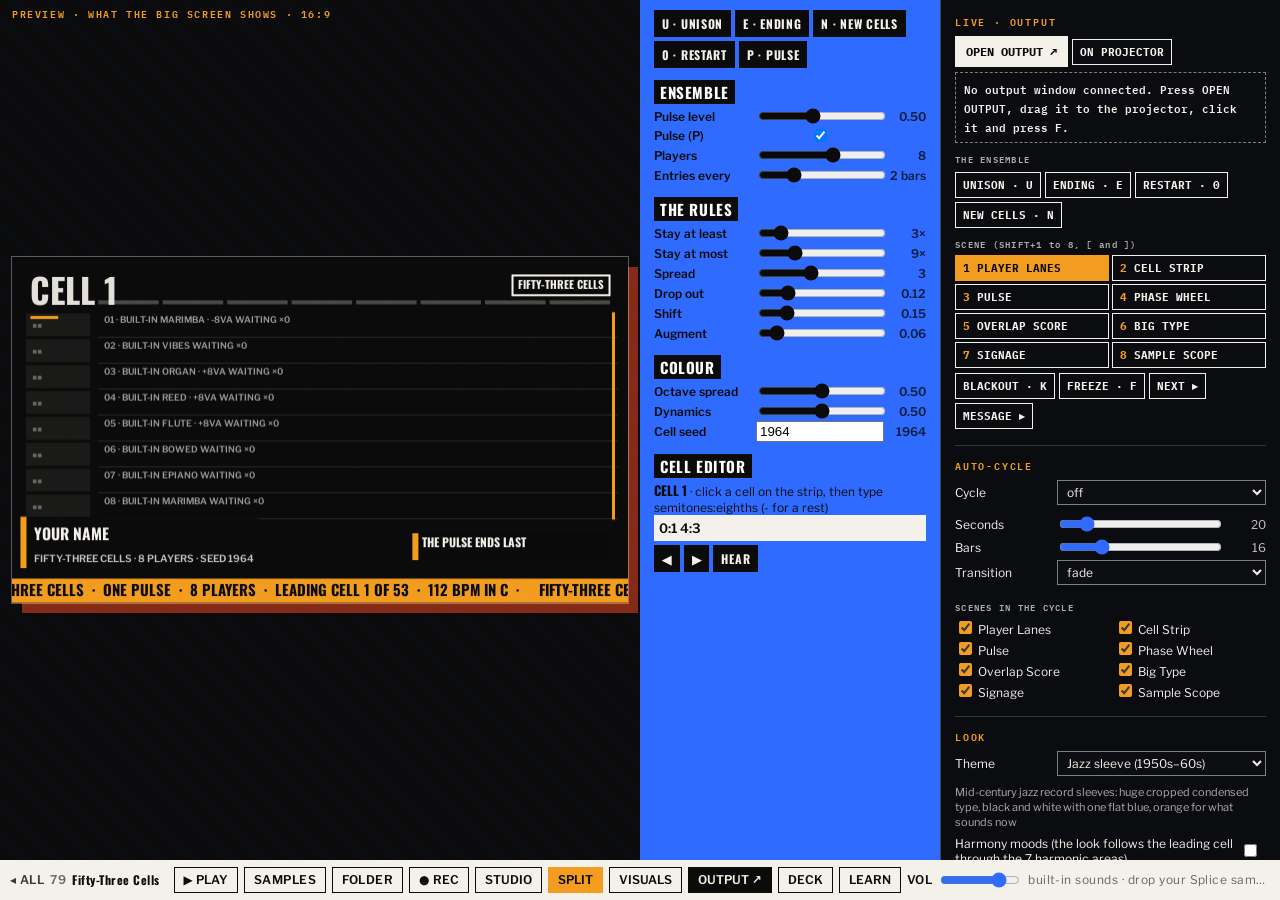
<file: index.html>
<!doctype html>
<html lang="en-GB"><head><meta charset="utf-8"><meta name="viewport" content="width=device-width,initial-scale=1">
<link rel="icon" href="data:image/svg+xml,%3Csvg xmlns='http://www.w3.org/2000/svg' viewBox='0 0 16 16'%3E%3Crect width='16' height='16' fill='%230b0b0b'/%3E%3Crect x='2' y='3' width='5' height='3' fill='%232f6bff'/%3E%3Crect x='6' y='7' width='5' height='3' fill='%23f29d1f'/%3E%3Crect x='9' y='11' width='5' height='3' fill='%23f4f1ea'/%3E%3C/svg%3E">
<title>Fifty-Three Cells · a live process-music machine for up to 12 players, with visuals for the big screen</title>
<meta name="description" content="Fifty-Three Cells: up to twelve players walk through fifty-three short cells over a steady pulse, at their own speed. Your own samples with start and end trim, and a live visuals output for a projector or signage screen. A homage to the 1964 minimalist piece In C; no score is reproduced.">
<meta property="og:title" content="Fifty-Three Cells"><meta property="og:description" content="Twelve players, fifty-three cells, one pulse, and live visuals for the big screen."><meta property="og:image" content="screenshots/split.png">
<link rel="preconnect" href="https://fonts.googleapis.com"><link rel="preconnect" href="https://fonts.gstatic.com" crossorigin>
<link rel="stylesheet" href="https://fonts.googleapis.com/css2?family=Oswald:wght@400;500;700&family=Libre+Franklin:wght@400;600;900&family=Archivo:wght@400;700;800;900&family=Archivo+Narrow:wght@400;700&family=IBM+Plex+Mono:wght@400;500;600;700&family=Space+Grotesk:wght@500;700&family=Space+Mono:wght@400;700&family=Bebas+Neue&family=Playfair+Display:wght@700;900&family=Inter:wght@400;800&display=swap">
<link rel="stylesheet" href="css/kit.css"><link rel="stylesheet" href="css/live.css">
</head>
<body class="lay-split"><noscript>This music machine needs JavaScript and Web Audio (Chrome or Edge).</noscript>
<main id="mm-stage"><div id="view"><canvas id="cv"></canvas></div>
<div id="side"><div class="bt"><button id="b-u">U · unison</button><button id="b-e">E · ending</button><button id="b-n">N · new cells</button><button id="b-r">0 · restart</button><button id="b-p">P · pulse</button></div>
<h3>Ensemble</h3><div id="c0"></div><h3>The rules</h3><div id="c1"></div><h3>Colour</h3><div id="c2"></div>
<h3>Cell editor</h3><div><span id="cellno">CELL 1</span> · click a cell on the strip, then type semitones:eighths (- for a rest)<br><input id="cell" type="text" spellcheck="false"><div class="bt" style="margin-top:4px"><button id="b-prev">◀</button><button id="b-next">▶</button><button id="b-hear">Hear</button></div></div></div></main>
<script src="js/meta.js"></script>
<script src="js/mm-kit.js"></script>
<script src="js/mmx-deck.js"></script>
<script src="js/cells.js"></script>
<script src="js/vj-engine.js"></script>
<script src="js/live.js"></script>
</body></html>
</file>
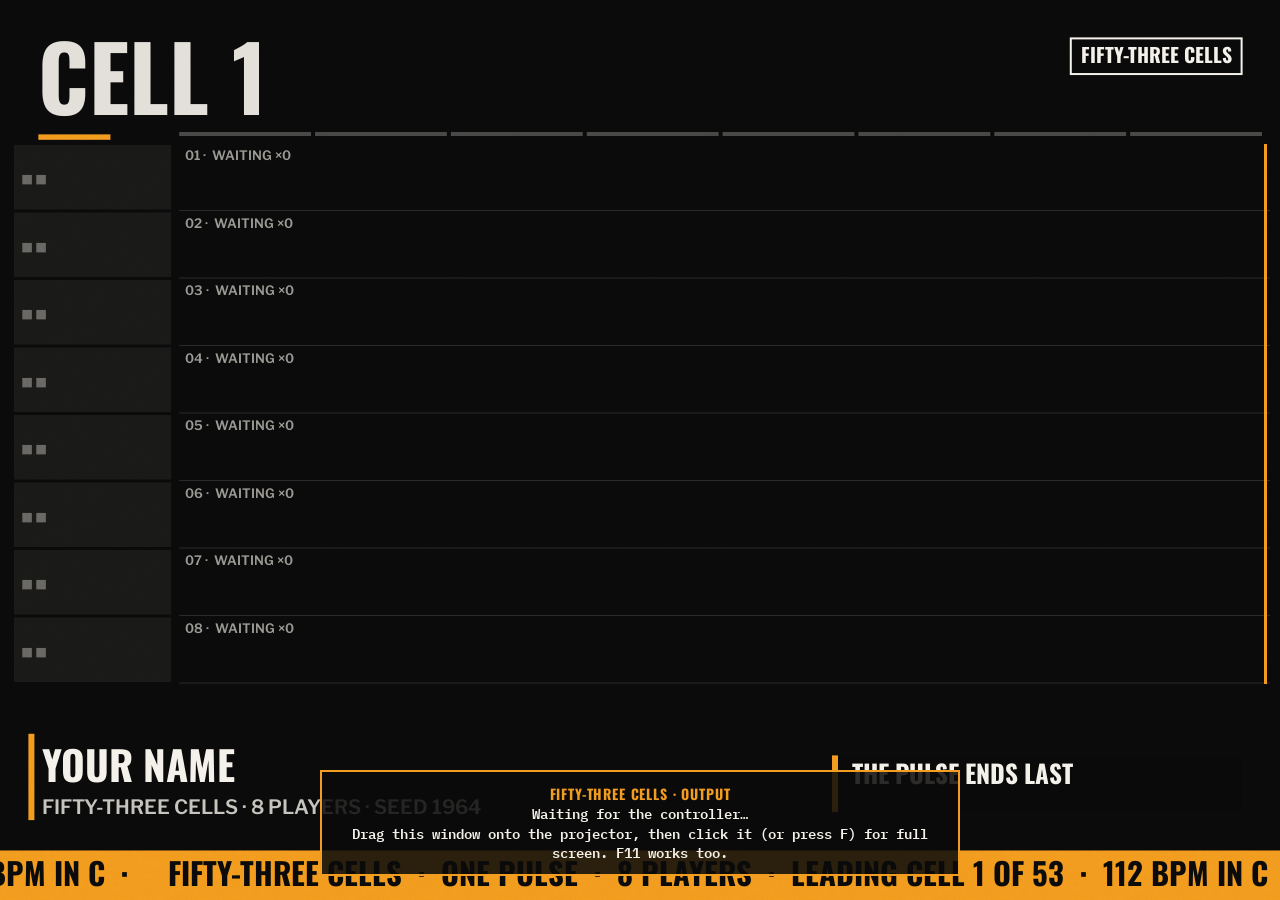
<file: output.html>
<!doctype html>
<html lang="en-GB"><head><meta charset="utf-8"><meta name="viewport" content="width=device-width,initial-scale=1">
<link rel="icon" href="data:,">
<title>Fifty-Three Cells · OUTPUT</title>
<link rel="preconnect" href="https://fonts.googleapis.com"><link rel="preconnect" href="https://fonts.gstatic.com" crossorigin>
<link rel="stylesheet" href="https://fonts.googleapis.com/css2?family=Oswald:wght@400;500;700&family=Libre+Franklin:wght@400;600;900&family=Archivo:wght@400;700;800;900&family=Archivo+Narrow:wght@400;700&family=IBM+Plex+Mono:wght@400;500;600;700&family=Space+Grotesk:wght@500;700&family=Space+Mono:wght@400;700&family=Bebas+Neue&family=Playfair+Display:wght@700;900&family=Inter:wght@400;800&display=swap">
<style>
html,body{margin:0;height:100%;background:#000;overflow:hidden}
#out{position:fixed;inset:0;width:100%;height:100%;display:block}
body.idle{cursor:none}
#hint{position:fixed;left:50%;bottom:24px;transform:translateX(-50%);background:rgba(11,11,11,.86);color:#f4f1ea;border:2px solid #f29d1f;font:600 14px/1.4 'IBM Plex Mono',ui-monospace,monospace;padding:12px 16px;max-width:min(760px,90vw);text-align:center;transition:opacity .4s;z-index:5}
#hint.off{opacity:0;pointer-events:none}#hint b{color:#f29d1f;font-family:Oswald,sans-serif;letter-spacing:.06em}
</style></head>
<body>
<canvas id="out"></canvas>
<div id="hint"><b>FIFTY-THREE CELLS · OUTPUT</b><br><span id="hs">Waiting for the controller…</span><br>Drag this window onto the projector, then click it (or press F) for full screen. F11 works too.</div>
<script src="js/vj-engine.js"></script>
<script src="js/output.js"></script>
</body></html>
</file>
<file: css/kit.css>
/* MM kit chrome: tools restyle these with CSS variables --bg --fg --acc --bar-font, or override the selectors */
:root{--bg:#fff;--fg:#111;--acc:#e00;--bar-bg:var(--fg);--bar-fg:var(--bg);--bar-font:system-ui,-apple-system,"Segoe UI",sans-serif}
*{box-sizing:border-box}html,body{margin:0;height:100%}body{background:var(--bg);color:var(--fg);overflow:hidden}
#mm-stage{position:fixed;inset:0 0 40px 0;overflow:hidden}
#mm-bar{position:fixed;left:0;right:0;bottom:0;height:40px;display:flex;align-items:center;gap:6px;padding:0 10px;background:var(--bar-bg);color:var(--bar-fg);font:600 12px/1 var(--bar-font);letter-spacing:.04em;z-index:50;white-space:nowrap;overflow:hidden}
#mm-bar button,#mm-bar .mm-btn{font:inherit;color:inherit;background:transparent;border:1.5px solid currentColor;padding:6px 9px;cursor:pointer;border-radius:0}
#mm-bar button.on{background:var(--acc);border-color:var(--acc);color:#fff}
#mm-bar a{color:inherit;text-decoration:none;opacity:.8}#mm-bar .mm-no{opacity:.6}#mm-bar .mm-name{margin-right:8px}
#mm-bar .mm-vol{display:flex;gap:6px;align-items:center}#mm-bar input[type=range]{width:80px;accent-color:var(--acc)}
#mm-smp{opacity:.6;font-weight:400;overflow:hidden;text-overflow:ellipsis;min-width:0;flex:1}
#mm-learn-dlg{position:fixed;inset:24px 24px 64px;z-index:60;background:var(--learn-bg,var(--bg));color:var(--learn-fg,var(--fg));border:3px solid var(--learn-fg,var(--fg));padding:28px 32px;overflow:auto;display:grid;grid-template-columns:1fr 1fr;gap:36px;font:15px/1.5 var(--learn-font,Georgia,serif);box-shadow:12px 12px 0 var(--acc)}
#mm-learn-dlg.mm-hide{display:none}#mm-learn-dlg h2{font:700 28px/1.05 var(--head-font,var(--bar-font));margin:6px 0 4px}
#mm-learn-dlg .mm-l-k{font:700 11px/1 var(--bar-font);letter-spacing:.16em;color:var(--acc);margin:18px 0 6px}#mm-learn-dlg .mm-l-by{opacity:.75;font-style:italic}
#mm-learn-dlg ul{padding-left:18px;margin:6px 0}#mm-learn-dlg blockquote{margin:12px 0;padding-left:12px;border-left:4px solid var(--acc);font-size:17px}
#mm-learn-dlg .mm-x{position:absolute;right:12px;top:8px;font:28px/1 var(--bar-font);background:none;border:0;color:inherit;cursor:pointer}.mm-l-note{font-size:12px;opacity:.6}
@media (max-width:800px){#mm-learn-dlg{grid-template-columns:1fr}}
#mm-toast{position:fixed;left:50%;bottom:56px;transform:translateX(-50%);background:var(--fg);color:var(--bg);padding:8px 14px;font:600 13px var(--bar-font);z-index:70;opacity:0;transition:opacity .2s;pointer-events:none}#mm-toast.on{opacity:1}
#mm-dropzone{position:fixed;inset:0;z-index:80;display:none;align-items:center;justify-content:center;font:800 64px var(--bar-font);background:color-mix(in srgb,var(--acc) 75%,transparent);color:#fff;pointer-events:none}#mm-dropzone.on{display:flex}
.mm-ai{font:13px/1.4 var(--bar-font)}.mm-ai-t{font-weight:800;letter-spacing:.1em;margin-bottom:4px}.mm-ai textarea,.mm-ai input,.mm-ai select{width:100%;font:inherit;background:transparent;color:inherit;border:1.5px solid currentColor;padding:4px;margin:3px 0}.mm-ai textarea{height:46px;resize:vertical}
.mm-ai-row{display:flex;gap:6px;align-items:center}.mm-ai-row select{flex:1}.mm-ai button{font:inherit;font-weight:700;background:var(--acc);color:#fff;border:0;padding:5px 9px;cursor:pointer}.mm-ai-st,.mm-ai-help{font-size:11px;opacity:.75}.mm-ai-out{white-space:pre-wrap;font-size:12px;margin-top:4px}.mm-ai summary{cursor:pointer;font-size:11px;opacity:.7}

/* MMX deck drawer: inherits each tool's --bg --fg --acc --bar-font, tools can restyle #mmx-deck */
#mmx-deck{position:fixed;top:0;right:0;bottom:40px;width:min(440px,100vw);z-index:55;background:var(--deck-bg,var(--bg));color:var(--deck-fg,var(--fg));border-left:3px solid var(--deck-fg,var(--fg));font:12px/1.35 var(--bar-font);display:flex;flex-direction:column;box-shadow:-10px 0 0 color-mix(in srgb,var(--acc) 35%,transparent)}
#mmx-deck.mmx-hide{display:none}
.mmx-tabs{display:flex;border-bottom:2px solid currentColor}.mmx-tab,.mmx-close{font:700 12px var(--bar-font);letter-spacing:.08em;background:none;color:inherit;border:0;border-right:1px solid currentColor;padding:10px 12px;cursor:pointer}.mmx-tab.on{background:var(--acc);color:#fff}.mmx-close{margin-left:auto;border:0;font-size:20px;padding:4px 12px}
.mmx-body{overflow:auto;padding:10px 12px;flex:1}.mmx-help{opacity:.75;margin:4px 0 10px}
.mmx-slot{border:1.5px solid currentColor;padding:6px 8px;margin:0 0 8px}.mmx-sh{display:flex;gap:6px;align-items:center}.mmx-sh b{background:var(--fg);color:var(--bg);padding:1px 6px;font-weight:800}
.mmx-deck .mmx-lab,.mmx-lab{font-weight:800;text-transform:uppercase;letter-spacing:.05em}.mmx-nm{flex:1;opacity:.65;overflow:hidden;text-overflow:ellipsis;white-space:nowrap;min-width:0}
.mmx-b{font:700 11px var(--bar-font);background:none;color:inherit;border:1.5px solid currentColor;padding:3px 6px;cursor:pointer;white-space:nowrap}.mmx-b:hover{background:var(--acc);color:#fff;border-color:var(--acc)}.mmx-next{display:none}
.mmx-wave{width:100%;height:56px;display:block;margin:5px 0}
.mmx-grid{display:grid;grid-template-columns:1fr 1fr;gap:2px 12px}.mmx-p{display:grid;grid-template-columns:52px 1fr 40px;align-items:center;gap:4px;font-size:10px;font-weight:700;letter-spacing:.05em}.mmx-p input[type=range]{width:100%;accent-color:var(--acc)}.mmx-v{text-align:right;opacity:.75;font-weight:400}
.mmx-chk{grid-template-columns:18px 1fr}.mmx-row{display:flex;gap:6px;margin:6px 0}.mmx-row input,.mmx-row select,#mmx-mlearn{flex:1;font:inherit;background:transparent;color:inherit;border:1.5px solid currentColor;padding:4px}#mmx-mlearn{width:100%;margin-top:8px}
.mmx-row select option,#mmx-mlearn option{color:#111;background:#fff}
.mmx-keys{border-collapse:collapse;width:100%}.mmx-keys td{padding:4px 6px;border-bottom:1px solid color-mix(in srgb,currentColor 25%,transparent)}kbd{font:700 11px ui-monospace,monospace;border:1.5px solid currentColor;padding:1px 5px}
.mmx-ctl{display:grid;grid-template-columns:auto 1fr auto;gap:6px;align-items:center}.mmx-ctl input[type=range]{width:100%;accent-color:var(--acc)}.mmx-ctl select{font:inherit;background:transparent;color:inherit;border:1.5px solid currentColor}.mmx-ctl select option{color:#111;background:#fff}.mmx-cv{min-width:34px;text-align:right;opacity:.8;font-variant-numeric:tabular-nums}
#mm-bar #mmx-deck-btn.on{background:var(--acc);border-color:var(--acc);color:#fff}
#mm-learn-dlg blockquote cite{display:block;font:italic 12px var(--bar-font);opacity:.7;margin-top:3px}#mm-learn-dlg ol{padding-left:20px}#mm-learn-dlg ol li{margin:4px 0}

/* ---- tool styles: mid-century jazz sleeve typography ---- */
:root{--bg:#0b0b0b;--fg:#f4f1ea;--acc:#2f6bff;--bar-bg:#f4f1ea;--bar-fg:#0b0b0b;--bar-font:'Libre Franklin',system-ui,sans-serif;--learn-font:'Libre Franklin',sans-serif;--learn-bg:#111;--deck-bg:#111;--head-font:'Oswald',sans-serif}
#mm-stage{display:grid;grid-template-columns:minmax(0,1fr) 300px}
#view{position:relative;overflow:hidden}#cv{position:absolute;inset:0;width:100%;height:100%;cursor:pointer}
#side{overflow:auto;padding:10px 14px 14px;background:#2f6bff;color:#0b0b0b;font:400 12px 'Libre Franklin'}
#side h3{font:700 15px 'Oswald';letter-spacing:.04em;text-transform:uppercase;margin:12px 0 2px;color:#fff;background:#0b0b0b;display:inline-block;padding:1px 6px}
#side .mmx-ctl{grid-template-columns:96px 1fr 36px;font:600 12px 'Libre Franklin';color:#0b0b0b}#side .mmx-ctl select,#side input[type=text]{grid-column:2/4;min-width:0}
#side .bt{display:flex;gap:4px;flex-wrap:wrap}#side .bt button{font:700 12px 'Oswald';letter-spacing:.06em;text-transform:uppercase;border:0;background:#0b0b0b;color:#f4f1ea;padding:5px 8px;cursor:pointer}#side .bt button:hover,#side .bt button.on{background:#f29d1f;color:#0b0b0b}
#side input[type=range]{accent-color:#0b0b0b;--acc:#0b0b0b}
#cell{width:100%;box-sizing:border-box;font:600 13px 'Libre Franklin';padding:5px;border:0;background:#f4f1ea;color:#0b0b0b}#cellno{font:700 13px 'Oswald'}
#mm-learn-dlg h2{font:700 46px/0.9 'Oswald';text-transform:uppercase}
</style></head>
</file>
<file: css/live.css>
/* Fifty-Three Cells: layouts and the visuals panel */
#mm-bar .mm-name{font-weight:700;font-family:Oswald,sans-serif;letter-spacing:.04em}
#mm-bar button.efl-lay.on{background:#f29d1f;border-color:#f29d1f;color:#0b0b0b}
#mm-bar button.efl-out{background:#0b0b0b;color:#f4f1ea;border-color:#0b0b0b}
#vjcv{position:absolute;inset:0;width:100%;height:100%;display:none;background:#000}
#vjhint{position:absolute;left:50%;top:18px;transform:translateX(-50%);z-index:3;background:rgba(7,8,11,.85);color:#f4f1ea;border:1px solid #f29d1f;font:600 12px 'IBM Plex Mono',monospace;padding:8px 12px;opacity:0;transition:opacity .4s;pointer-events:none;display:none}
#vjhint.on{opacity:1}

/* STUDIO: the original instrument */
body.lay-studio #vjp{display:none}

/* SPLIT: preview left, instrument + visuals controls right */
body.lay-split #mm-stage{grid-template-columns:minmax(0,1fr) 300px 340px}
body.lay-split #cv,body.lay-split #fwb{display:none}
body.lay-split #vjcv{display:block;box-shadow:0 0 0 1px rgba(242,240,234,.35),10px 10px 0 rgba(255,75,31,.5)}
body.lay-split #view{background:repeating-linear-gradient(45deg,#0b0b0b 0 12px,#0b0c10 12px 24px)}
body.lay-split #view::before{content:'PREVIEW · WHAT THE BIG SCREEN SHOWS · 16:9';position:absolute;left:12px;top:4px;font:600 10px 'IBM Plex Mono',monospace;letter-spacing:.16em;color:#f29d1f;z-index:2}

/* VISUALS: visuals only, full window */
body.lay-visuals #view{position:fixed;inset:0;z-index:90;background:#000}
body.lay-visuals #cv,body.lay-visuals #fwb,body.lay-visuals #side,body.lay-visuals #vjp,body.lay-visuals #mm-bar{display:none}
body.lay-visuals #vjcv,body.lay-visuals #vjhint{display:block}
body.lay-visuals #mm-stage{inset:0}

#vjp{overflow:auto;padding:10px 14px 18px;border-left:1px solid rgba(242,240,234,.25);font:400 12px 'Libre Franklin',sans-serif;background:#0b0c10}
#vjp h3{font:600 10px 'IBM Plex Mono';letter-spacing:.18em;color:#f29d1f;margin:16px 0 6px;text-transform:uppercase;border-top:1px solid rgba(242,240,234,.18);padding-top:10px}
#vjp h3:first-child{margin-top:2px;border-top:0;padding-top:0}
#vjp .mmx-ctl{grid-template-columns:96px 1fr 40px;font:400 12px 'Libre Franklin';margin:3px 0}
#vjp .mmx-ctl select,#vjp .mmx-ctl input[type=text],#vjp .mmx-ctl textarea{grid-column:2/4;min-width:0;font:400 12px 'Libre Franklin';background:#0d0e12;color:#f4f1ea;border:1px solid rgba(242,240,234,.5);padding:3px 5px}
#vjp .mmx-ctl textarea{resize:vertical;font:400 12px 'IBM Plex Mono'}
#vjp .mmx-ctl input[type=color]{grid-column:2/4;width:100%;height:24px;background:none;border:1px solid rgba(242,240,234,.5);padding:0}
#vjp .mmx-ctl input[type=checkbox]{justify-self:start;accent-color:#f29d1f}
#vjp .mmx-ctl:has(input[type=checkbox]){grid-template-columns:1fr 20px 0}
#vjp .mmx-ctl:has(input[type=checkbox]) .mmx-cl{grid-column:1}
.vj-row{display:flex;gap:4px;flex-wrap:wrap;align-items:center;margin:5px 0}
.vj-row input[type=text],.vj-row select{flex:1;min-width:0;font:400 12px 'Libre Franklin';background:#0d0e12;color:#f4f1ea;border:1px solid rgba(242,240,234,.5);padding:4px}
.vjb{font:700 11px 'IBM Plex Mono';text-transform:uppercase;border:1px solid #f4f1ea;background:transparent;color:#f4f1ea;padding:5px 7px;cursor:pointer;white-space:nowrap}
.vjb:hover,.vjb.on{background:#f29d1f;border-color:#f29d1f;color:#0b0b0b}
.vjb.big{background:#f4f1ea;color:#0b0b0b;font-size:12px;padding:7px 10px}
.vjb.warn.on{background:#fff;color:#000;border-color:#fff}
.vj-fw{display:grid;grid-template-columns:repeat(7,1fr);gap:3px}
.vj-scenes{display:grid;grid-template-columns:1fr 1fr;gap:3px}
.vj-scenes .vjb{text-align:left;overflow:hidden;text-overflow:ellipsis}
.vj-scenes .vjb b{color:#f29d1f}.vj-scenes .vjb.on b{color:#0b0b0b}
.vj-lab{font:600 9px 'IBM Plex Mono';letter-spacing:.14em;opacity:.7;margin:8px 0 3px}
.vj-note{font:400 11px/1.35 'Libre Franklin';opacity:.7;margin:3px 0 6px}
.vj-status{font:600 11px 'IBM Plex Mono';padding:6px 8px;border:1px dashed rgba(242,240,234,.5);margin:4px 0}
.vj-status.ok{border:1px solid #6dff9c;color:#6dff9c}
.vj-inc{display:grid;grid-template-columns:1fr 1fr;gap:2px 8px}.vj-inc input{accent-color:#f29d1f}
.vj-logo{max-height:28px;max-width:80px;background:repeating-conic-gradient(#333 0 25%,#222 0 50%) 0 0/10px 10px}
.vj-logo:not([src]){display:none}
@media (max-width:1100px){body.lay-split #mm-stage{grid-template-columns:1fr;grid-template-rows:42vh auto;overflow:auto}body.lay-split #side,body.lay-split #vjp{border-left:0;border-top:1px solid rgba(242,240,234,.25)}}
</file>
